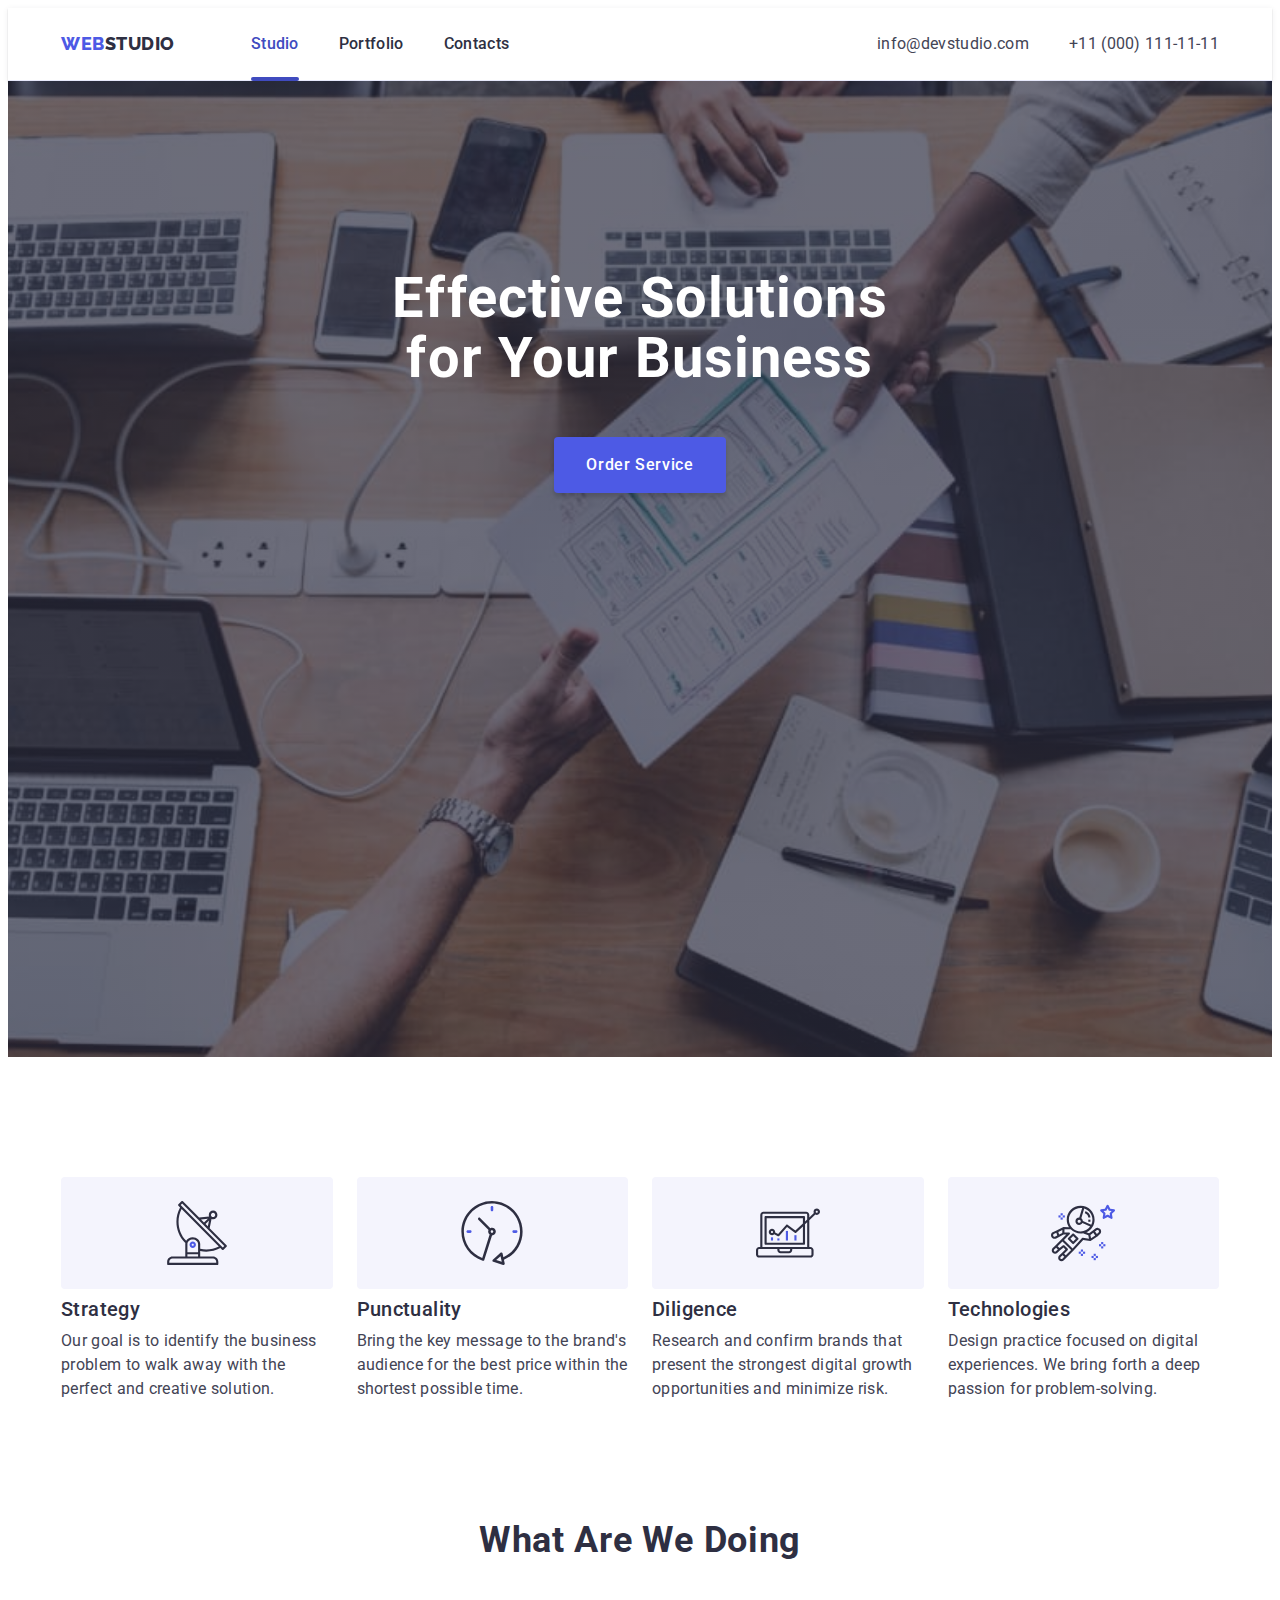
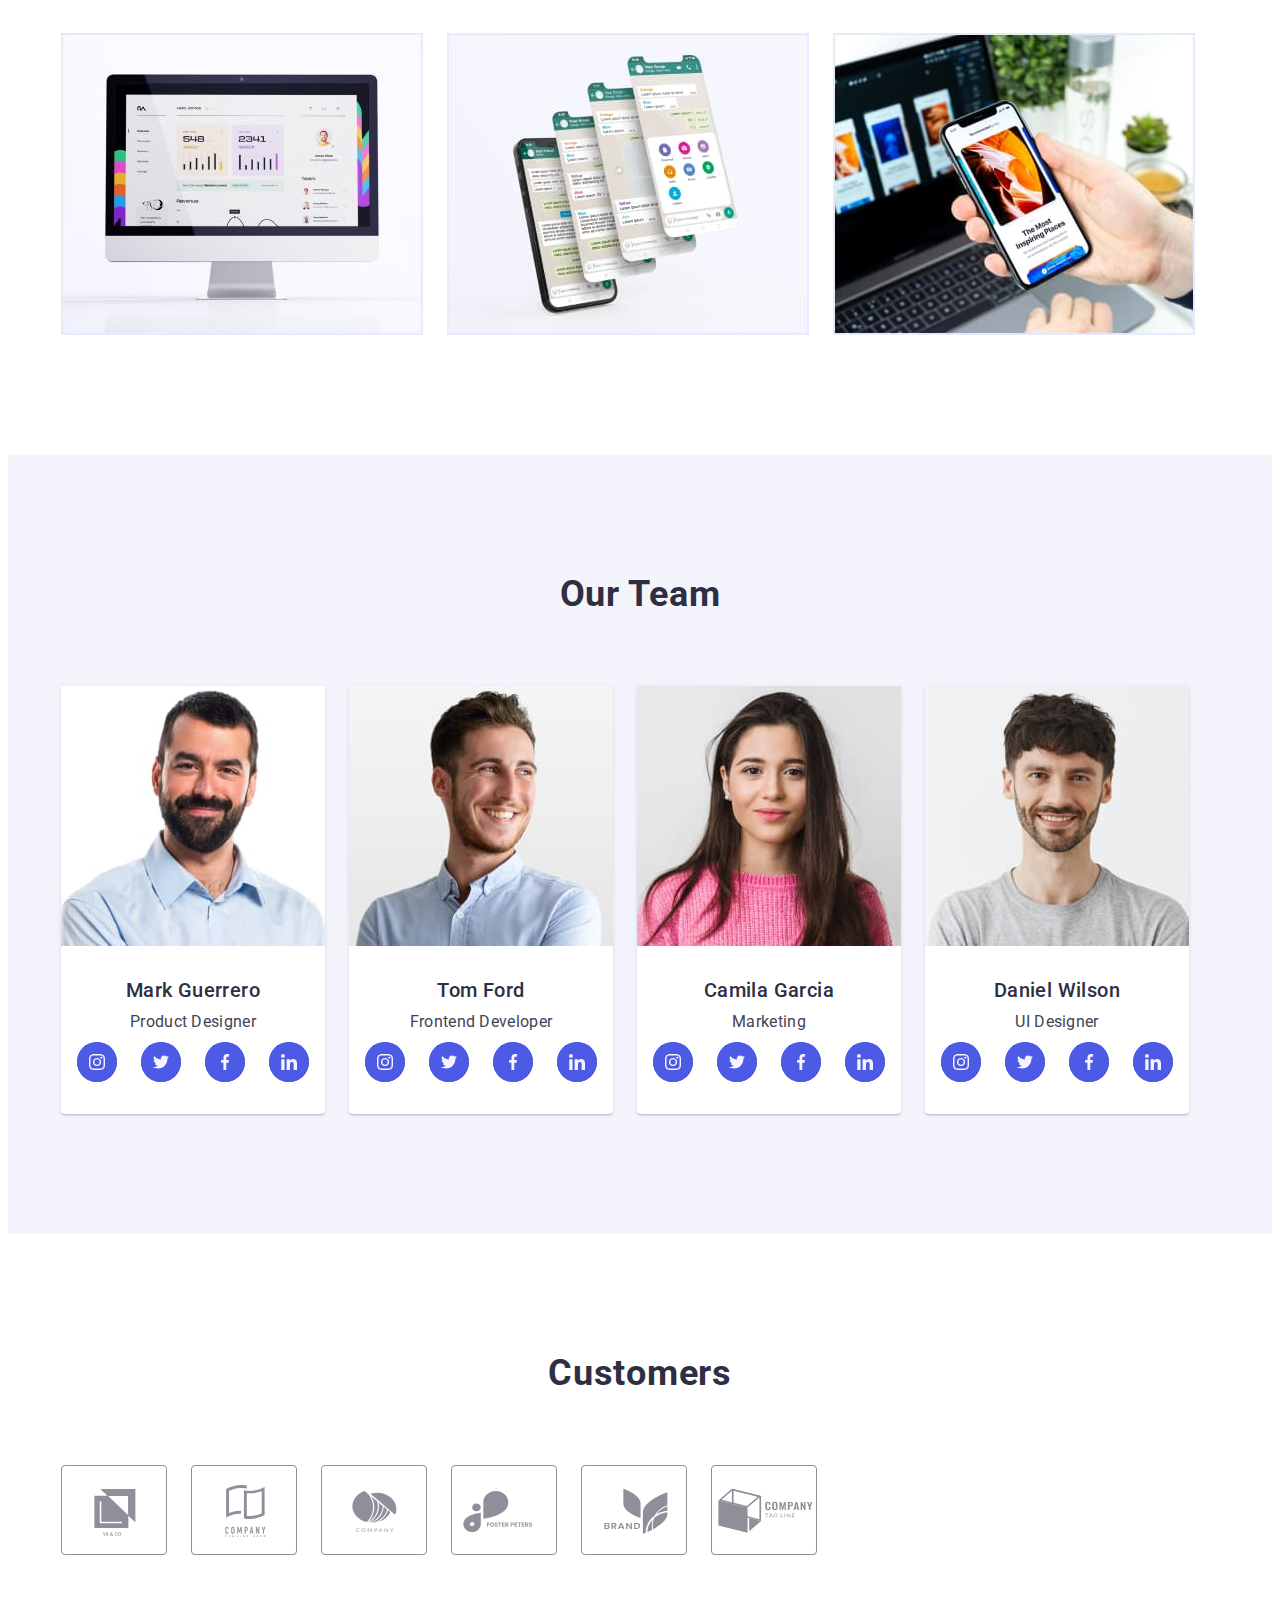
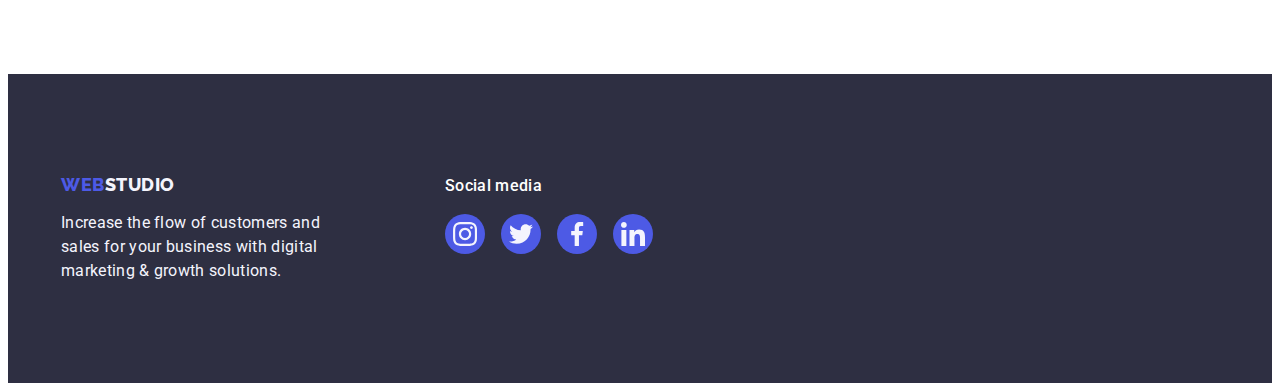
<file: index.html>
<!DOCTYPE html>
<html lang="en">
  <head>
    <meta charset="UTF-8" />
    <meta http-equiv="X-UA-Compatible" content="IE=edge" />
    <meta name="viewport" content="width=device-width, initial-scale=1.0" />
    <title>Web studio</title>
    <link rel="preconnect" href="https://fonts.googleapis.com" />
    <link rel="preconnect" href="https://fonts.gstatic.com" crossorigin />
    <link
      href="https://fonts.googleapis.com/css2?family=Raleway:wght@800&family=Roboto:wght@400;500;700;900&display=swap"
      rel="stylesheet"
    />
    <link
      rel="stylesheet"
      href="https://cdnjs.cloudflare.com/ajax/libs/modern-normalize/1.1.0/modern-normalize.min.css"
      integrity="sha512-wpPYUAdjBVSE4KJnH1VR1HeZfpl1ub8YT/NKx4PuQ5NmX2tKuGu6U/JRp5y+Y8XG2tV+wKQpNHVUX03MfMFn9Q=="
      crossorigin="anonymous"
      referrerpolicy="no-referrer"
    />

    <link rel="stylesheet" href="./css/styles.css" />
  </head>
  <body>
    <header class="header">
      <div class="container nav-contacts">
        <nav class="navigation">
          <a class="logo link" href="./index.html">web<span class="logo-two">Studio</span> </a>
          <ul class="list menu">
            <li class="menu-item"><a class="link menu-studio" href="./index.html">Studio</a></li>
            <li class="menu-item"><a class="link" href="./portfolio.html" target="_blank">Portfolio</a></li>
            <li class="menu-item"><a class="link" href="">Contacts</a></li>
          </ul>
        </nav>
        <address class="contacts-header">
          <ul class="list contacts">
            <li class="item"
              ><a class="link-contacts link" href="mailto:info@devstudio.com"
                >info@devstudio.com</a
              ></li
            >
            <li class="item"><a class="link-contacts link" href="tel:+110001111111">+11 (000) 111-11-11</a></li>
          </ul>
        </address>
      </div>
    </header>

    <main>
      <!-- Hero image  -->
      <section class="hero">
        <div class="container">
          <h1 class="title-hero">Effective Solutions for Your Business</h1>
          <button data-modal-open class="botton-hero" type="button">Order Service</button>
        </div>
      </section>
      <!-- Our advantages  -->
      <section class="advantages-section section">
        <div class="container">
          <h2 class="visually-hidden">Our advantages</h2>
          <ul class="list list-advantages">
            <li class="item our-item">
              <div class="advantages-icon">
                 <svg class="icon" width="64" height="64">
                  <use href="./images/img-icon.svg/icons.svg#icon-radar"></use> 
                 </svg>
              </div>
             <h3 class="title-advantages">Strategy</h3>
              <p class="txt-advantages">
                Our goal is to identify the business problem to walk away with the perfect and
                creative solution.
              </p>
            </li>
            <li class="item our-item">
              <div class="advantages-icon">
                <svg class="icon" width="64" height="64" >
                  <use href="./images/img-icon.svg/icons.svg#icon-clock"></use> 
                </svg>
              </div>
              <h3 class="title-advantages">Punctuality</h3>
              <p class="txt-advantages">
                Bring the key message to the brand's audience for the best price within the shortest
                possible time.
              </p>
            </li>
            <li class="item our-item">
              <div class="advantages-icon">
                <svg class="icon" width="64" height="64">
                  <use href="./images/img-icon.svg/icons.svg#icon-computer"></use> 
                </svg>
              </div>
              <h3 class="title-advantages">Diligence</h3>
              <p class="txt-advantages">
                Research and confirm brands that present the strongest digital growth opportunities
                and minimize risk.
              </p>
            </li>
            <li class="item our-item">
              <div class="advantages-icon">
                <svg class="icon" width="64" height="64">
                  <use href="./images/img-icon.svg/icons.svg#icon-astronaut"></use>  
                </svg>
              </div>
              <h3 class="title-advantages">Technologies</h3>
              <p class="txt-advantages">
                Design practice focused on digital experiences. We bring forth a deep passion for
                problem-solving.
              </p>
            </li>
          </ul>
        </div>
      </section>
      <!-- What are we doing  -->
      <section class="photo section">
        <div class="container">
          <h2 class="title-section">What are we doing</h2>
          <ul class="list list-photo">
            <li class="item">
              <img 
                src="./images/img-homepage/img_1.jpg"
                alt="charts on a computer monitor"
                width="360"
                height="300"
              />
            </li>
            <li class="item">
              <img 
                src="./images/img-homepage/img_2.jpg"
                alt="mobile phone"
                width="360"
                height="300"
              />
            </li>
            <li class="item">
              <img
                src="./images/img-homepage/img_3.jpg"
                alt="The phone on the background of the computer monitor"
                width="360"
                height="300"
              />
            </li>
          </ul>
        </div>
      </section>
      <!-- Our Team  -->
      <section class="our-team section">
        <div class="container">
          <h2 class="title-section">Our Team</h2>
          <ul class="list list-our-team">
            <li class="list-team-item item">
              <img class="img-our-team"
                src="./images/img-homepage/photo_mark_guerrero.jpg"
                alt="photo portrait Mark Guerrero"
                width="264"
                height="260"
              />
              <div class="discr-our-team">
               <h3 class="title-element">Mark Guerrero</h3>
               <p class="txt-our-team">Product Designer</p>
               <ul class="list discr-list">
                <li class="item"><a class="link-social" href="">
                  <svg class="icon-social" width="16" height="16">
                    <use href="./images/img-icon.svg/icons.svg#icon-instagram"></use> 
                  </svg>
                </a></li>
                <li class="item"><a class="link-social" href="">
                  <svg class="icon-social" width="16" height="16">
                    <use href="./images/img-icon.svg/icons.svg#icon-twitter"></use> 
                  </svg>
                </a></li>
                <li class="item"><a class="link-social" href="">
                  <svg class="icon-social" width="16" height="16"> 
                   <use href="./images/img-icon.svg/icons.svg#icon-facebook"></use> 
                  </svg>
                </a></li>
                <li class="item"><a class="link-social" href="">
                  <svg class="icon-social" width="16" height="16"> 
                   <use href="./images/img-icon.svg/icons.svg#icon-linkedin"></use> 
                  </svg>
                </a></li>
               </ul>
             </div>
            </li>
            <li class="list-team-item item">
              <img class="img-our-team"
                src="./images/img-homepage/photo_tom_ford.jpg"
                alt="photo portrait Tom Ford"
                width="264"
                height="260"
              />
              <div class="discr-our-team">
               <h3 class="title-element">Tom Ford</h3>
               <p class="txt-our-team">Frontend Developer</p>
               <ul class="list discr-list">
                <li class="item"><a class="link-social" href="">
                  <svg class="icon-social" width="16" height="16">
                    <use href="./images/img-icon.svg/icons.svg#icon-instagram"></use> 
                  </svg>
                </a></li>
                <li class="item"><a class="link-social" href="">
                  <svg class="icon-social" width="16" height="16">
                    <use href="./images/img-icon.svg/icons.svg#icon-twitter"></use> 
                  </svg>
                </a></li>
                <li class="item"><a class="link-social" href="">
                  <svg class="icon-social" width="16" height="16"> 
                   <use href="./images/img-icon.svg/icons.svg#icon-facebook"></use> 
                  </svg>
                </a></li>
                <li class="item"><a class="link-social" href="">
                  <svg class="icon-social" width="16" height="16"> 
                   <use href="./images/img-icon.svg/icons.svg#icon-linkedin"></use> 
                  </svg>
                </a></li>
               </ul>
              </div>
            </li>
            <li class="list-team-item item">
              <img class="img-our-team"
                src="./images/img-homepage/photo_camila_garcia.jpg"
                alt="photo portrait Camila Garcia"
                width="264"
                height="260"
              />
              <div class="discr-our-team">
               <h3 class="title-element">Camila Garcia</h3>
               <p class="txt-our-team">Marketing</p>
               <ul class="list discr-list">
                <li class="item"><a class="link-social" href="">
                  <svg class="icon-social" width="16" height="16">
                    <use href="./images/img-icon.svg/icons.svg#icon-instagram"></use> 
                  </svg>
                </a></li>
                <li class="item"><a class="link-social" href="">
                  <svg class="icon-social" width="16" height="16">
                    <use href="./images/img-icon.svg/icons.svg#icon-twitter"></use> 
                  </svg>
                </a></li>
                <li class="item"><a class="link-social" href="">
                  <svg class="icon-social" width="16" height="16"> 
                   <use href="./images/img-icon.svg/icons.svg#icon-facebook"></use> 
                  </svg>
                </a></li>
                <li class="item"><a class="link-social" href="">
                  <svg class="icon-social" width="16" height="16"> 
                   <use href="./images/img-icon.svg/icons.svg#icon-linkedin"></use> 
                  </svg>
                </a></li>
               </ul>
              </div>
            </li>
            <li class="list-team-item item">
              <img class="img-our-team"
                src="./images/img-homepage/photo_daniel_wilson.jpg"
                alt="photo portrait Daniel Wilson"
                width="264"
                height="260"
              />
              <div class="discr-our-team">
               <h3 class="title-element">Daniel Wilson</h3>
               <p class="txt-our-team">UI Designer</p>
               <ul class="list discr-list">
                <li class="item"><a class="link-social" href="">
                  <svg class="icon-social" width="16" height="16">
                    <use href="./images/img-icon.svg/icons.svg#icon-instagram"></use> 
                  </svg>
                </a></li>
                <li class="item"><a class="link-social" href="">
                  <svg class="icon-social" width="16" height="16">
                    <use href="./images/img-icon.svg/icons.svg#icon-twitter"></use> 
                  </svg>
                </a></li>
                <li class="item"><a class="link-social" href="">
                  <svg class="icon-social" width="16" height="16"> 
                   <use href="./images/img-icon.svg/icons.svg#icon-facebook"></use> 
                  </svg>
                </a></li>
                <li class="item"><a class="link-social" href="">
                  <svg class="icon-social" width="16" height="16"> 
                   <use href="./images/img-icon.svg/icons.svg#icon-linkedin"></use> 
                  </svg>
                </a></li>
               </ul>
              </div>
            </li>
          </ul>
        </div>
      </section>
      <!-- Customer section  -->
      <section class="section">
        <div class="container">
         <h2 class="title-section">Customers</h2>
         <ul class="list client-list">
          <li class="client-item">
            <a class="client-linc" href="">
            <svg class="client-icon" width="104" height="56">
              <use href="./images/img-icon.svg/icons.svg#icon-logo-yaco"></use>
            </svg>
          </a></li>
          <li class="client-item">
            <a class="client-linc" href="">
            <svg class="client-icon" width="104" height="56">
              <use href="./images/img-icon.svg/icons.svg#icon-logo-company"></use>
            </svg>
          </a></li>
          <li class="client-item">
            <a class="client-linc" href="">
            <svg class="client-icon" width="104" height="56">
              <use href="./images/img-icon.svg/icons.svg#icon-logo-two-company"></use>
            </svg>
          </a></li>
          <li class="client-item">
            <a class="client-linc" href="">
            <svg class="client-icon" width="104" height="56">
              <use href="./images/img-icon.svg/icons.svg#icon-logo-foster"></use>
            </svg>
          </a></li>
          <li class="client-item">
            <a class="client-linc" href="">
            <svg class="client-icon" width="104" height="56">
              <use href="./images/img-icon.svg/icons.svg#icon-logo-brand"></use>
            </svg>
          </a></li>
          <li class="client-item">
            <a class="client-linc" href="">
            <svg class="client-icon" width="104" height="56">
              <use href="./images/img-icon.svg/icons.svg#icon-logo-tagline"></use>
            </svg>
          </a></li>
         </ul>
        </div>
      </section>
    </main>
    <!-- Footer  -->
    <footer class="foot">
      <div class="container foot-container">
        <div class="logo-foot-blok">
         <a class="logo link logo-foot" href="./index.html">web<span class="logo-two-foot">Studio</span> </a>
         <p class="foot-txt">
           Increase the flow of customers and sales for your business with digital marketing & growth
           solutions.
         </p>
       </div>
       <div>
        <p class="social-foot-txt">Social media</p>
        <ul class="list list-social-foot">
          <li class="social-foot-item">
            <a class="social-foot-link" href="">
              <svg class="foot-icon" width="24" height="24">
                <use href="./images/img-icon.svg/icons.svg#icon-instagram"></use>
              </svg>
            </a>
          </li>
          <li class="social-foot-item">
            <a class="social-foot-link" href="">
              <svg class="foot-icon" width="24" height="24">
                <use href="./images/img-icon.svg/icons.svg#icon-twitter"></use>
              </svg>
            </a>
          </li>
          <li class="social-foot-item">
            <a class="social-foot-link" href="">
              <svg class="foot-icon" width="24" height="24">
                <use href="./images/img-icon.svg/icons.svg#icon-facebook"></use>
              </svg>
            </a>
          </li>
          <li class="social-foot-item">
            <a class="social-foot-link" href="">
              <svg class="foot-icon" width="24" height="24">
                <use href="./images/img-icon.svg/icons.svg#icon-linkedin"></use>
              </svg>
            </a>
          </li>
        </ul>
       </div>
      </div>
    </footer>

    <!-- Modal Windows -->

    <div data-modal class="backdrop is-hidden">
      <div class="modal">
        <button data-modal-close class="button-modal-close" type="button">
          <svg class="icon-modal-close" width="8" height="8">
            <use href="./images/img-icon.svg/icons.svg#icon-close-modal"></use>
          </svg>
        </button>

      <!-- Modal Form -->

        <form name="modal-form">
            <p class="modal-form-title">Leave your contacts and we will call you back</p>
          <div class="label-icon">
            <label class="modal-label">Name
              <input class="modal-input" type="text" name="modal-input-name">
            </label>
            <svg class="modal-icon" width="18" height="24">
             <use href="./images/img-icon.svg/icons.svg#icon-person-modal"></use>
            </svg>
          </div>
        <div class="label-icon">
          <label class="modal-label">Phone
            <input class="modal-input" type="tel" name="modal-input-phone">
          </label>
          <svg class="modal-icon" width="18" height="24">
            <use href="./images/img-icon.svg/icons.svg#icon-phone-modal"></use>
          </svg>
        </div>
        <div class="label-icon">
          <label class="modal-label">Email
            <input class="modal-input" type="email" name="modal-input-email">
          </label>
          <svg class="modal-icon" width="18" height="24">
            <use href="./images/img-icon.svg/icons.svg#icon-email-modal"></use>
          </svg>
        </div>
          <label class="modal-label-textarea">Comment
             <textarea class="modal-input-textarea" name="modal-comment" placeholder="Text input" rows="10">
             </textarea>
          </label>
        
          <div class="checkbox-txt">
            <input type="checkbox" name="modal-checkbox" value="privacy-policy">
            <p class="modal-txt">I accept the terms and conditions of the 
              <a href="" class="modal-link link">Privacy Policy</a>
            </p>
          </div>
          <button class="modal-button" type="submit">Send</button>
        </form>
      </div>
    </div>
    <!-- Scripts -->
    <script src="./js/modal.js"></script>
  </body>
</html>
</file>
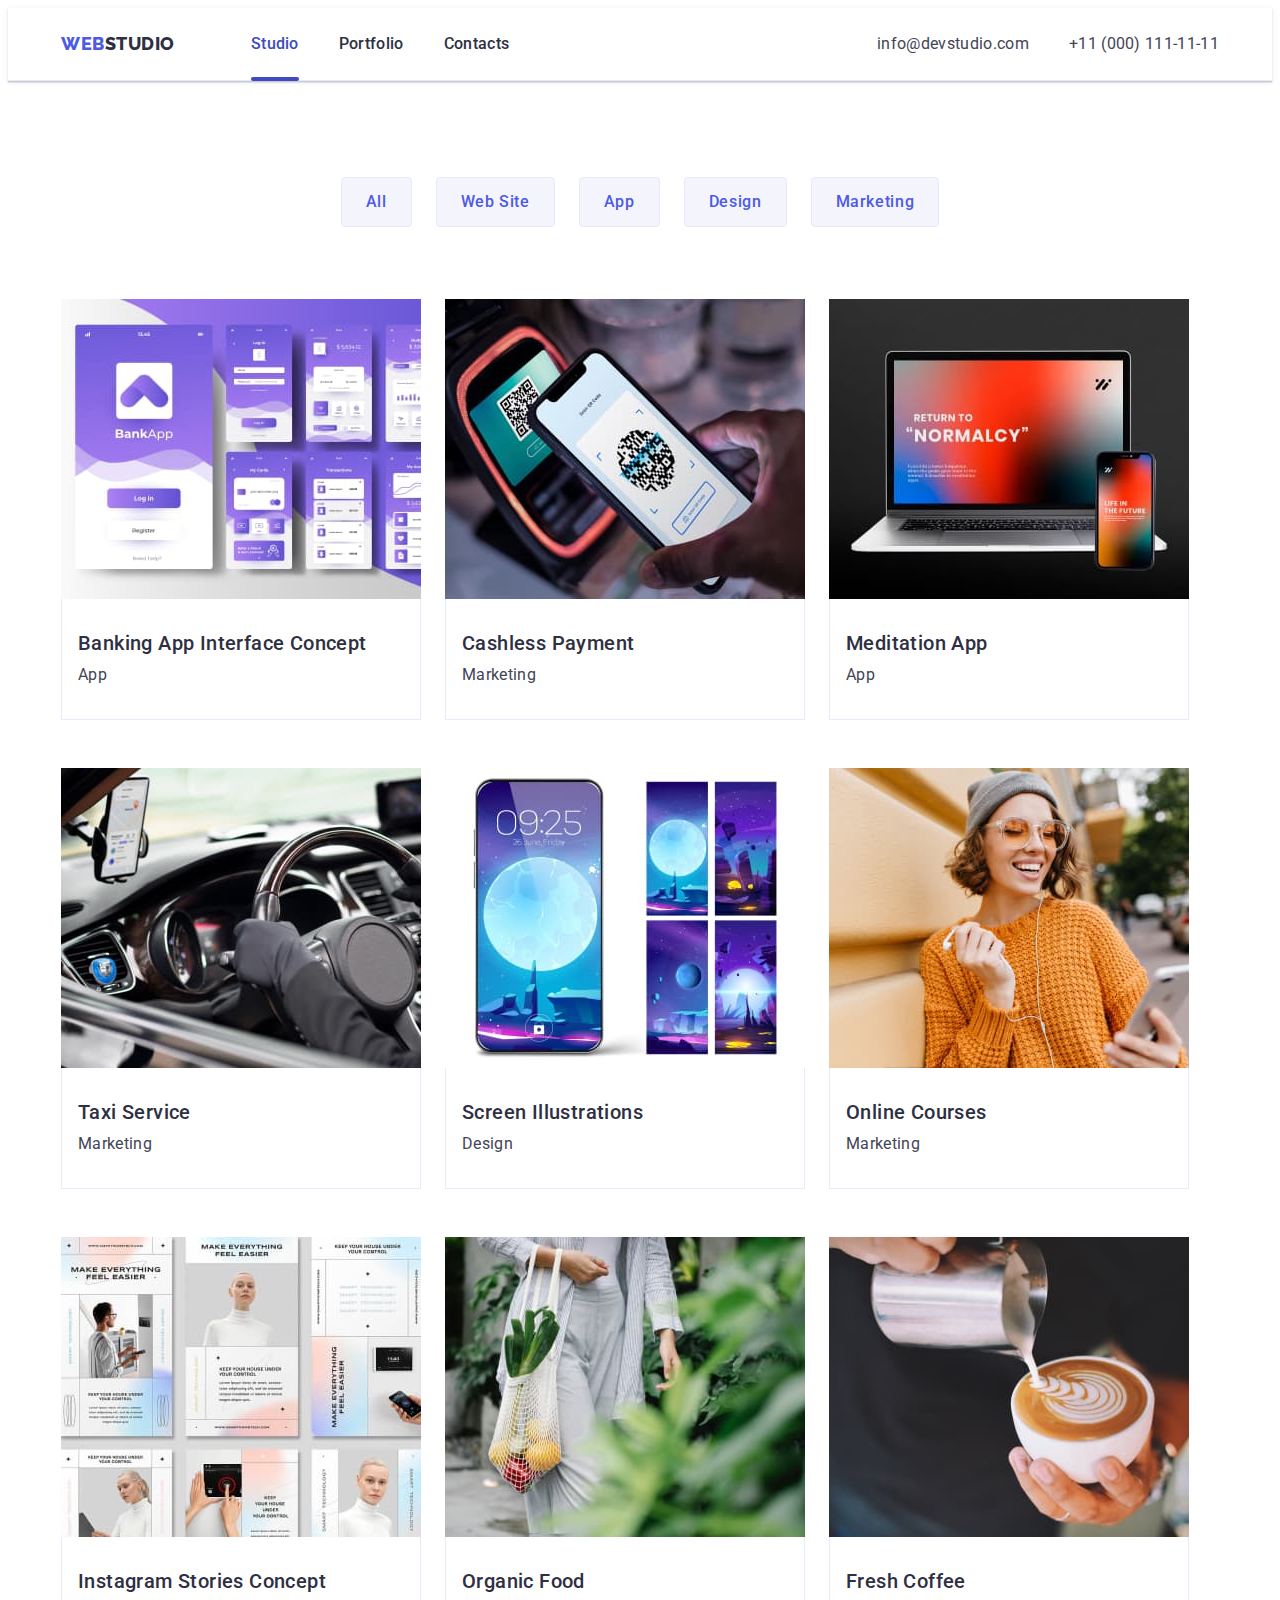
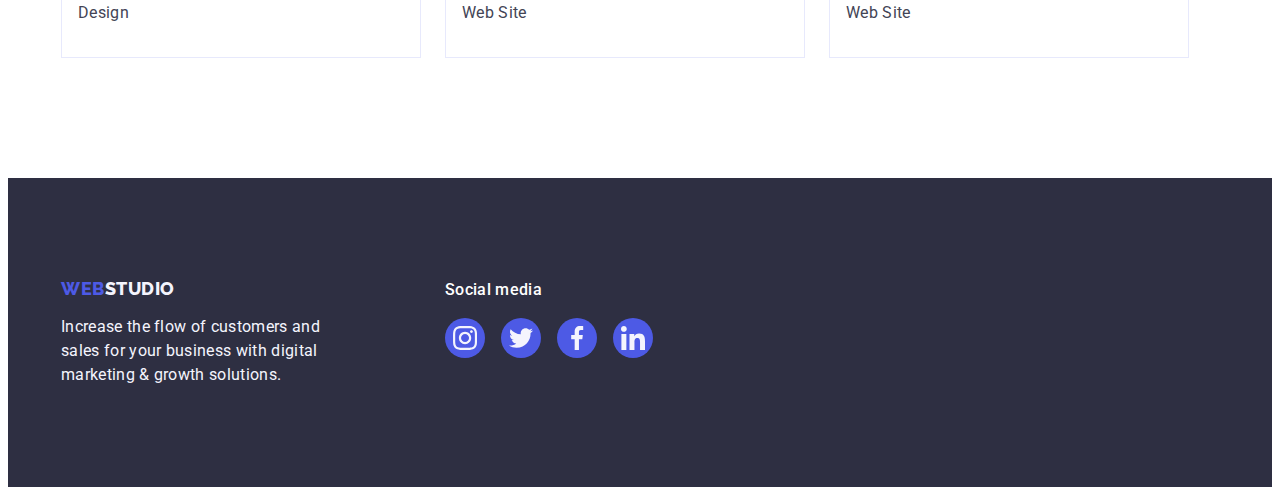
<file: portfolio.html>
<!DOCTYPE html>
<html lang="en">
  <head>
    <meta charset="UTF-8" />
    <meta http-equiv="X-UA-Compatible" content="IE=edge" />
    <meta name="viewport" content="width=device-width, initial-scale=1.0" />
    <title>Portfolio</title>
    <link rel="preconnect" href="https://fonts.googleapis.com" />
    <link rel="preconnect" href="https://fonts.gstatic.com" crossorigin />
    <link
      href="https://fonts.googleapis.com/css2?family=Raleway:wght@800&family=Roboto:wght@400;500;700;900&display=swap"
      rel="stylesheet"
    />
    <link
      rel="stylesheet"
      href="https://cdnjs.cloudflare.com/ajax/libs/modern-normalize/1.1.0/modern-normalize.min.css"
      integrity="sha512-wpPYUAdjBVSE4KJnH1VR1HeZfpl1ub8YT/NKx4PuQ5NmX2tKuGu6U/JRp5y+Y8XG2tV+wKQpNHVUX03MfMFn9Q=="
      crossorigin="anonymous"
      referrerpolicy="no-referrer"
    />
    <link rel="stylesheet" href="./css/styles.css" />
  </head>
  <body>
    <header class="header">
      <div class="container nav-contacts">
        <nav class="navigation">
          <a class="logo link" href="./index.html">web<span class="logo-two">Studio</span> </a>
          <ul class="list menu">
            <li class="menu-item"><a class="link menu-studio" href="./index.html">Studio</a></li>
            <li class="menu-item"><a class="link" href="./portfolio.html">Portfolio</a></li>
            <li class="menu-item"><a class="link" href="">Contacts</a></li>
          </ul>
        </nav>
        <address class="contacts-header">
          <ul class="list contacts">
            <li class="item"
              ><a class="link-contacts link" href="mailto:info@devstudio.com"
                >info@devstudio.com</a
              ></li
            >
            <li class="item"><a class="link-contacts link" href="tel:+110001111111">+11 (000) 111-11-11</a></li>
          </ul>
        </address>
      </div>
    </header>
    <!-- Фільтр -->
    <main>
      <section class="filter">
        <div class="container">
          <h1 class="visually-hidden">Potfolio</h1> 
          <ul class="list list-filter">
            <li class="list-filter-item item">
              <button class="btn-filter" type="button">All</button>
            </li>
            <li class="list-filter-item item">
              <button class="btn-filter" type="button">Web Site</button>
            </li>
            <li class="list-filter-item item">
              <button class="btn-filter" type="button">App</button>
            </li>
            <li class="list-filter-item item">
              <button class="btn-filter" type="button">Design</button>
            </li>
            <li class="list-filter-item i">
              <button class="btn-filter" type="button">Marketing</button>
            </li>
          </ul>
          <ul class="list list-portfolio">
            <li class="item item-photo">
              <a class="link link-portfolio" href="">
              <div class="img-overlay">
                <img class="img-portfolio"
                  src="./images/img-portfolio/banking-app-interface-concept.jpg"
                  alt="Mobile screens"
                  width="360"
                  height="300"
                />
                <p class="overlay">14 Stylish and User-Friendly App Design Concepts · Task Manager App · Calorie Tracker App · Exotic Fruit Ecommerce App · Cloud Storage App
                </p>
              </div>
               <div class="card-content">
                 <h2 class="title-photo">Banking App Interface Concept</h2>
                 <p class="txt-portfolio">App</p>
               </div>
              </a>
            </li>
            <li class="item item-photo">
              <a class="link link-portfolio" href="">
                <div class="img-overlay">
                <img class="img-portfolio"
                  src="./images/img-portfolio/cashless-payment.jpg"
                  alt="QR code on the mobile phone screen"
                  width="360"
                  height="300"
                />
                <p class="overlay">14 Stylish and User-Friendly App Design Concepts · Task Manager App · Calorie Tracker App · Exotic Fruit Ecommerce App · Cloud Storage App</p>
              </div>
                <div class="card-content">
                 <h2 class="title-photo">Cashless Payment</h2>
                 <p class="txt-portfolio">Marketing</p>
                </div>
              </a>
            </li>
            <li class="item item-photo">
              <a class="link link-portfolio" href="">
              <div class="img-overlay">
                <img class="img-portfolio"
                  src="./images/img-portfolio/meditation-app.jpg"
                  alt="Computer and mobile phone"
                  width="360"
                  height="300"
                />
                <p class="overlay">14 Stylish and User-Friendly App Design Concepts · Task Manager App · Calorie Tracker App · Exotic Fruit Ecommerce App · Cloud Storage App</p>
              </div>
                <div class="card-content">
                 <h2 class="title-photo">Meditation App</h2>
                 <p class="txt-portfolio">App</p>
              </div>
              </a>
            </li>
            <li class="item item-photo">
              <a class="link link-portfolio" href="">
                <div class="img-overlay">
                <img class="img-portfolio"
                  src="./images/img-portfolio/taxi-service.jpg"
                  alt="Instrument panel of the car"
                  width="360"
                  height="300"
                />
                <p class="overlay">14 Stylish and User-Friendly App Design Concepts · Task Manager App · Calorie Tracker App · Exotic Fruit Ecommerce App · Cloud Storage App</p>
                </div>
                <div class="card-content">
                 <h2 class="title-photo">Taxi Service</h2>
                 <p class="txt-portfolio">Marketing</p>
              </div>
              </a>
            </li>
            <li class="item item-photo">
              <a class="link link-portfolio" href="">
                <div class="img-overlay">
                <img class="img-portfolio"
                  src="./images/img-portfolio/screen-illustrations.jpg"
                  alt="Cellphone"
                  width="360"
                  height="300"
                />
                <p class="overlay">14 Stylish and User-Friendly App Design Concepts · Task Manager App · Calorie Tracker App · Exotic Fruit Ecommerce App · Cloud Storage App</p>
                </div>
                <div class="card-content">
                 <h2 class="title-photo">Screen Illustrations</h2>
                 <p class="txt-portfolio">Design</p>
              </div>
              </a>
            </li>
            <li class="item item-photo">
              <a class="link link-portfolio" href="">
                <div class="img-overlay">
                <img class="img-portfolio"
                  src="./images/img-portfolio/online-courses.jpg"
                  alt="Girl in headphones"
                  width="360"
                  height="300"
                />
                <p class="overlay">14 Stylish and User-Friendly App Design Concepts · Task Manager App · Calorie Tracker App · Exotic Fruit Ecommerce App · Cloud Storage App</p>
                </div>
                <div class="card-content">
                 <h2 class="title-photo">Online Courses</h2>
                 <p class="txt-portfolio">Marketing</p>
              </div>
              </a>
            </li>
            <li class="item item-photo">
              <a class="link link-portfolio" href="">
                <div class="img-overlay">
                <img class="img-portfolio"
                  src="./images/img-portfolio/instagram-stories-concept.jpg"
                  alt="Posters from the phone"
                  width="360"
                  height="300"
                />
                <p class="overlay">14 Stylish and User-Friendly App Design Concepts · Task Manager App · Calorie Tracker App · Exotic Fruit Ecommerce App · Cloud Storage App</p>
                </div>
                <div class="card-content">
                 <h2 class="title-photo">Instagram Stories Concept</h2>
                 <p class="txt-portfolio">Design</p>
              </div>
              </a>
            </li>
            <li class="item item-photo">
              <a class="link link-portfolio" href="">
                <div class="img-overlay">
                <img class="img-portfolio"
                  src="./images/img-portfolio/organic-food.jpg"
                  alt="A woman carries food in a bag"
                  width="360"
                  height="300"
                />
                <p class="overlay">14 Stylish and User-Friendly App Design Concepts · Task Manager App · Calorie Tracker App · Exotic Fruit Ecommerce App · Cloud Storage App</p>
                </div>
                <div class="card-content">
                 <h2 class="title-photo">Organic Food</h2>
                 <p class="txt-portfolio">Web Site</p>
              </div>
              </a>
            </li>
            <li class="item item-photo">
              <a class="link link-portfolio" href="">
                <div class="img-overlay">
                <img class="img-portfolio"
                  src="./images/img-portfolio/fresh-coffee.jpg"
                  alt="A cup of coffee"
                  width="360"
                  height="300"
                />
                <p class="overlay">14 Stylish and User-Friendly App Design Concepts · Task Manager App · Calorie Tracker App · Exotic Fruit Ecommerce App · Cloud Storage App</p>
                </div>
                <div class="card-content">
                 <h2 class="title-photo">Fresh Coffee</h2>
                 <p class="txt-portfolio">Web Site</p>
              </div>
              </a>
            </li>
          </ul>
        </div>
      </section>
    </main>

    <footer class="foot">
      <div class="container foot-container">
        <div class="logo-foot-blok">
        <a class="logo link logo-foot" href="./index.html">web<span class="logo-two-foot">Studio</span> </a>
        <p class="foot-txt">
          Increase the flow of customers and sales for your business with digital marketing & growth
          solutions.
        </p>
      </div>
        <div>
          <p class="social-foot-txt">Social media</p>
          <ul class="list list-social-foot">
            <li class="social-foot-item">
              <a class="social-foot-link" href="">
                <svg class="foot-icon" width="24" height="24">
                  <use href="./images/img-icon.svg/icons.svg#icon-instagram"></use>
                </svg>
              </a>
            </li>
            <li class="social-foot-item">
              <a class="social-foot-link" href="">
                <svg class="foot-icon" width="24" height="24">
                  <use href="./images/img-icon.svg/icons.svg#icon-twitter"></use>
                </svg>
              </a>
            </li>
            <li class="social-foot-item">
              <a class="social-foot-link" href="">
                <svg class="foot-icon" width="24" height="24">
                  <use href="./images/img-icon.svg/icons.svg#icon-facebook"></use>
                </svg>
              </a>
            </li>
            <li class="social-foot-item">
              <a class="social-foot-link" href="">
                <svg class="foot-icon" width="24" height="24">
                  <use href="./images/img-icon.svg/icons.svg#icon-linkedin"></use>
                </svg>
              </a>
            </li>
          </ul>
         </div>
      </div>
    </footer>
  </body>
</html>
</file>
<file: css/styles.css>
:root {
  --bacground-color: #ffffff;
  --primary-bacground: #e5e5e5;
  --primary-brand: #4d5ae5;
  --pressed-state: #404bbf;
  --body-txt: #434455;
  --title-txt: #2e2f42;
  --link-color: #8e8f99;
  --succes-messadges: #31d0aa;
  --primary-txt: Roboto, sans-serif;
}

body {
  background-color: var(--bacground-color);
  font-family: var(--primary-txt);
  font-weight: 400;
  font-size: 16px;
  line-height: 1.5;
  letter-spacing: 0.02em;
  color: var(--body-txt);
}

.container {
  width: 1158px;
  padding-left: 15px;
  padding-right: 15px;
  margin-left: auto;
  margin-right: auto;
}

.section{
padding-top: 120px;
padding-bottom: 120px;
}

/* Reset settings */
.link,
.link-tel,
.link-mail {
  text-decoration: none;
}

.list {
  list-style: none;
}

h1,
h2,
h3,
p {
  margin-top: 0;
  margin-bottom: 0;
}

ul,
ol {
  margin-top: 0;
  margin-bottom: 0;
  padding-left: 0;
}

img {
  display: block;
  margin-top: 0;
  margin-bottom: 0;
}

/* Header  */
.header{
  border-bottom: 1px solid #E7E9FC;
  box-shadow: 0px 2px 1px rgba(46, 47, 66, 0.08), 0px 1px 1px rgba(46, 47, 66, 0.16), 0px 1px 6px rgba(46, 47, 66, 0.08);
}
 
.navigation{
 align-items: center;
 display: flex;
}

.nav-contacts{
 align-items: center;
 display: flex;
}

/* Logotyp */
.logo {
  margin-right: 76px;

  font-family: 'Raleway', sans-serif;
  font-weight: 800;
  font-size: 18px;
  line-height: 1.17;
  letter-spacing: 0.03em;
  text-transform: uppercase;
}

.logo {
  color: var(--primary-brand);
  transition: color 250ms cubic-bezier(0.4, 0, 0.2, 1);
}

.logo-two {
  color: var(--title-txt);
  transition: color 250ms cubic-bezier(0.4, 0, 0.2, 1);
}

.logo:hover,
.logo:focus,
.logo-two:hover,
.logo-two:focus {
  color: var(--pressed-state);
}

/* Menu */
.menu {
  font-weight: 500;
  display: flex;
}
.menu-item:not(:last-child){
 margin-right: 40px;
}

.menu .link {
  display: block;
  color: var(--title-txt);
  padding-top: 24px;
  padding-bottom: 24px;
  transition: color 250ms cubic-bezier(0.4, 0, 0.2, 1);
}

.menu .link:hover,
.menu .link:focus {
  color: var(--pressed-state);
}

.menu .menu-studio{
  position: relative;
  color: #404bbf;
}

.menu-studio::after{
 content: "";
 position: absolute;
 left: 0;
 bottom: -1px;
 width: 100%;
 height: 4px;
 border-radius: 2px;
 background-color: var(--pressed-state);
}
.menu-portfolio{
  position: relative;
  color: var(--pressed-state);
}

.menu-portfolio::after{
  content: "";
  position: absolute;
  left: 0;
  bottom: -1px;
  width: 100%;
  height: 4px;
  border-radius: 2px;
  background-color: var(--pressed-state);
}

/* Contacts header */
.contacts-header {
  font-style: normal;
  margin-left: auto;
}
.contacts {
  display: flex;
  font-weight: 400;
  font-size: 16px;
  line-height: 1.5;
  letter-spacing: 0.02em;
}

.contacts .item:not(:last-child){
 margin-right: 40px;
}

.link-contacts {
  color: var(--body-txt);
  transition: color 250ms cubic-bezier(0.4, 0, 0.2, 1);
}

.link-contacts:hover,
.link-contacts:focus {
  color: var(--pressed-state);
}

/* Section hero */
.hero {
  padding-top: 188px;
  padding-bottom: 188px;
  text-align: center;
  background-color: #2e2f42;
  background-image: linear-gradient(
  rgba(46, 47, 66, 0.7),
  rgba(46, 47,66, 0.7)),
  url(../images/img-homepage/background-photo-hero.jpg) ;
  max-width: 1440px;
  height: 600px;
  background-repeat: no-repeat;
  background-position: center;
  background-size: cover;
  margin: 0 auto;
}

.title-hero {
  max-width: 496px;
  margin-bottom: 48px;
  margin-left: auto;
  margin-right: auto;
  font-weight: 700;
  font-size: 56px;
  line-height: 1.07;
  letter-spacing: 0.02em;
  color: #ffffff;
}

.botton-hero {
  display: block;
  border: none;
  min-width: 169px;
  height: 56px;
  border-radius: 4px;
  box-shadow: 0px 4px 4px rgba(0, 0, 0, 0.15);
  padding: 16px 32px 16px 32px;
  margin-left: auto;
  margin-right: auto;
  
  font-family: var(--primary-txt);
  font-weight: 500;
  font-size: 16px;
  line-height: 1.5;
  letter-spacing: 0.04em;
}

.botton-hero {
  color: #ffffff;
  background-color: var(--primary-brand);
  cursor: pointer;
  box-shadow: 0px 4px 4px rgba(0, 0, 0, 0.15);
  transition: background-color 250ms cubic-bezier(0.4, 0, 0.2, 1);
}

.botton-hero:hover,
.botton-hero:focus {
  background-color: var(--pressed-state);
}

/* Our advantages */

.visually-hidden {
  position: absolute;
  width: 1px;
  height: 1px;
  margin: -1px;
  border: 0;
  padding: 0;
  white-space: nowrap;
  clip-path: inset(100%);
  clip: rect(0 0 0 0);
  overflow: hidden;
}

.advantages-icon{
  display: flex;
  height: 112px;
  background-color: #F4F4FD;
  border-radius: 4px;
  margin-bottom: 8px;
  justify-content: center;
  align-items: center;
}

.title-element {
  text-align: center;
  margin-bottom: 8px;
  font-weight: 500;
  font-size: 20px;
  line-height: 1.2;
  letter-spacing: 0.02em;
}

.title-element {
  color: var(--title-txt);
}

.list-advantages{
 display: flex;
 flex-wrap: wrap;
}

.title-advantages{
  margin-bottom: 8px;
  font-weight: 500;
  font-size: 20px;
  line-height: 1.2;
  letter-spacing: 0.02em;
  color: var(--title-txt);
}

.our-item {
 width: calc((100% - 72px) / 4);
 margin-right: 24px;
}

.our-item:nth-child(4n) {
  margin-right: 0;
}

.list-advantages .title{
 margin-top: 0;
}

/* Photo section */
.photo{
 padding-top: 0;
}

.list-photo{
  display: flex;
}

.list-photo .item:not(:last-child){
 margin-right: 24px;
}

.list-photo .item{
  border: 1px solid #E7E9FC;
}

.title-section {
  margin-bottom: 72px;
  font-size: 36px;
  line-height: 1.1;
  letter-spacing: 0.02em;
  text-transform: capitalize;
  text-align: center;
  color: var(--title-txt);
}

/* Our team */

 .our-team {
  background-color: #f4f4fd;
}

.list-our-team{
  display: flex;
  gap:  24px;
}

.list-team-item {
  background-color: #ffffff;
  border-radius: 0px 0px 4px 4px;
  box-shadow: 0px 1px 6px rgba(46, 47, 66, 0.08), 0px 1px 1px rgba(46, 47, 66, 0.16), 0px 2px 1px rgba(46, 47, 66, 0.08);
}

.discr-our-team{ 
 padding-top: 32px;
 padding-bottom: 32px;
}

.txt-our-team{
 text-align: center;
 margin-bottom: 8px;
}

.discr-list{
 display: flex;
 justify-content: center;
 gap: 24px;
}

.discr-list .item{
 width: 40px;
 height: 40px;
 border-radius: 50%;
 background-color: var(--primary-brand);
}

.link-social{
 display: flex;
 justify-content: center;
 align-items: center; 
 width: 100%;
 height: 100%;
 border-radius: 50%;
 background-color: var(--primary-brand);
 color: #f4f4fd;
 transition: background-color 250ms cubic-bezier(0.4, 0, 0.2, 1);
}

.link-social:hover,
.link-social:focus{
 background-color:  #404bbf;
}

.icon-social{
 fill: currentColor;
}

/* Customer Section */

.client-list{
 display: flex;
 gap: 24px;
}

.client-item{
  display: flex;
  height: 88px;
  justify-content: center;
  align-items: center;
  flex-basis: calc((100%-120) / 6);
}

.client-linc{
 display: flex;
 justify-content: center;
 align-items: center;
 width: 100%;
 height: 100%;
 border: 1px solid #8E8F99;
 border-radius: 4px;
 color: var(--link-color);
 transition: border-color 250ms cubic-bezier(0.4, 0, 0.2, 1), 
 color 250ms cubic-bezier(0.4, 0, 0.2, 1); 
}

.client-linc:hover,
.client-linc:focus{
 color: var(--pressed-state);
 border: 1px solid var(--pressed-state);
}

.client-icon{
 fill: currentColor;
}

/* Footer */

.foot {
  padding-top: 100px;
  padding-bottom: 100px;
  background-color: #2e2f42;
}

.foot-container{
 display: flex;
 align-items: baseline;
}

.logo-foot-blok{
 margin-right: 120px;}

.logo-foot{
  display: inline-block;
  margin-bottom: 16px;
}
  

.logo-two-foot {
  color: #f4f4fd;
  transition: color 250ms cubic-bezier(0.4, 0, 0.2, 1);
}

.logo-two-foot:hover,
.logo-two-foot:focus {
  color: var(--pressed-state);
}

.foot-txt {
  max-width: 264px;
  line-height: 1.5;
  letter-spacing: 0.02em;
  color: #f4f4fd;
}

.social-foot-txt{
  margin-bottom: 16px;
  font-weight: 500;
  color: #ffffff;
}

.list-social-foot{
 display: flex;
 gap: 16px;
}

.social-foot-item{
 width: 40px;
 height: 40px;
}

.social-foot-link{
 display: flex;
 justify-content: center;
 align-items: center;
 width: 100%;
 height: 100%;
 background-color: var(--primary-brand);
 border-radius: 50%;
 color: #f4f4fd;
 transition: background-color 250ms cubic-bezier(0.4, 0, 0.2, 1);
}

.social-foot-link:hover,
.social-foot-link:focus{
 background-color: #31d0aa;
}

.foot-icon{
 fill: currentColor;
}

/* Modal Windows */

.backdrop{
 position: fixed;
 top: 0;
 left: 0;
 width: 100%;
 height: 100%;
 background-color: rgba(46, 47, 66, 0.4);
 transition: opacity 250ms cubic-bezier(0.4, 0, 0.2, 1), 
 visibility 250ms cubic-bezier(0.4, 0, 0.2, 1); 
}

.backdrop.is-hidden{
 opacity: 0;
 visibility: hidden;
 pointer-events: none;
}

.modal{
 position: absolute;
 top: 50%;
 left: 50%;
 transform: translate(-50%, -50%); 
 min-width: 408px;
 min-height: 576px;
 padding: 72px 24px 24px 24px;
 background-color: #fcfcfc;
 box-shadow: 0px 1px 1px rgba(0, 0, 0, 0.14), 
 0px 1px 3px rgba(0, 0, 0, 0.12), 0px 2px 1px rgba(0, 0, 0, 0.2); 
 border-radius: 4px;
 transition: transform 250ms cubic-bezier(0.4, 0, 0.2, 1); 
}

.icon-modal-close{
 transition: fill 250ms cubic-bezier(0.4, 0, 0.2, 1);
}

.button-modal-close{
 position: absolute;
 top: 24px;
 right: 24px;
 display: flex;
 justify-content: center;
 align-items: center;
 width: 24px;
 height: 24px;
 padding: 0;
 cursor: pointer;
 border-radius: 50%;
 background-color: #e7e9fc;
 border: 1px solid rgba(0, 0, 0, 0.1);
 transition: background-color 250ms cubic-bezier(0.4, 0, 0.2, 1), 
 border 250ms cubic-bezier(0.4, 0, 0.2, 1); 
}

.button-modal-close:hover,
.button-modal-close:focus{
  background-color: var(--pressed-state);
  border: none;
}

.button-modal-close:hover .icon-modal-close,
.button-modal-close:focus .icon-modal-close{
 fill: #ffffff;
}

/* Modal Form */

.modal-form-title{
 text-align: center;
 margin-bottom: 16px;
 font-weight: 500;
 font-size: 16px;
 line-height: 1,5;
 letter-spacing: 0.02em;
 color: #2E2F42;}

.modal-label{
 display: flex;
 flex-direction: column;
 margin-bottom: 8px;
 font-weight: 400;
 font-size: 12px;
 line-height: 1.2;
 letter-spacing: 0.01em;
 color: var(--link-color);
 cursor: pointer;}

.modal-label-textarea{
  display: flex;
  flex-direction: column;
  margin-bottom: 16px;
  font-weight: 400;
  font-size: 12px;
  line-height: 1.2;
  letter-spacing: 0.01em;
  color: var(--link-color);
  cursor: pointer;
}

.modal-input{
 padding-left: 38px;
 margin-top: 4px;
 width: 100%;
 height: 40px;
 border: 1px solid rgba(46, 47, 66, 0.4);
 border-radius: 4px;
}

.modal-input-textarea{
  margin-top: 4px;
  width: 100%;
  height: 120px;
  padding: 4px;
  border: 1px solid rgba(46, 47, 66, 0.4);
  border-radius: 4px;
  resize: none;
}

.label-icon{
 position: relative;
}

.modal-icon{
 position: absolute;
 left: 16px;
 bottom: 8px;
}

.checkbox-txt{
 display: flex;
 margin-bottom: 24px;
}

.modal-txt{
  font-weight: 400;
  font-size: 12px;
  line-height: 1.2;
  letter-spacing: 0.04em;
  color: #8E8F99;
}

.modal-button{
 display: block;
 margin-left: auto;
 margin-right: auto;
 min-width: 169px;
 height: 56px;
 border: none;
 cursor: pointer;
 font-weight: 500;
 font-size: 16px;
 line-height: 1.5;
 color: var(--bacground-color);
 background: var(--primary-brand);
 box-shadow: 0px 4px 4px rgba(0, 0, 0, 0.15);
 border-radius: 4px;
}
 

/* Portfolio */
.filter{
 padding-top: 96px;
 padding-bottom: 120px;
}

.img-portfolio{
 display: block;
}

.list-filter {
  display: flex;
  justify-content: center;
  margin-bottom: 72px;
  }

.list-filter .item:not(:last-child){
  margin-right: 24px;
}

.btn-filter {
  font-family: 'Roboto', sans-serif;
  font-weight: 500;
  font-size: 16px;
  line-height: 1.5;
  letter-spacing: 0.04em;
  border: 1px solid #E7E9FC;
  border-radius: 4px;
  padding: 12px 24px 12px 24px;
  color: var(--primary-brand);
  background-color: #f4f4fd;
  cursor: pointer;
  transition:  color 250ms cubic-bezier(0.4, 0, 0.2, 1), 
  background-color 250ms cubic-bezier(0.4, 0, 0.2, 1), 
  border-color 250ms cubic-bezier(0.4, 0, 0.2, 1), 
  box-shadow 250ms cubic-bezier(0.4, 0, 0.2, 1); 
}

.btn-filter:hover,
.btn-filter:focus {
  border: 1px solid transparent;
  color: #ffffff;
  box-shadow: 0px 3px 1px rgba(0, 0, 0, 0.1), 0px 2px 1px rgba(0, 0, 0, 0.08), 0px 2px 2px rgba(0, 0, 0, 0.12);
  background-color: var(--pressed-state);
}

.txt-portfolio {
  font-family: var(--primary-txt);
  font-size: 16px;
  line-height: 1.5;
  letter-spacing: 0.02em;
  
}

.txt-portfolio {
  color: var(--body-txt);
}

.list-portfolio{
  display: flex;
  flex-wrap: wrap;
}

.list-portfolio .item {
  width: 360px;
  margin-right: 24px;
  margin-bottom: 48px;
 }

.list-portfolio .item:nth-child(3n) {
  margin-right: 0px;
}

.list-portfolio .item:nth-last-child(-n + 3){
  margin-bottom: 0px;
}

.link-portfolio{
 display: block;
 transition: box-shadow 250ms cubic-bezier(0.4, 0, 0.2, 1);
}

.link-portfolio:hover,
.link-portfolio:focus{
  box-shadow: 0px 1px 6px rgba(46, 47, 66, 0.08), 0px 1px 1px rgba(46, 47, 66, 0.16), 0px 2px 1px rgba(46, 47, 66, 0.08)
  }

.title-photo{
  margin-bottom: 8px;
  font-weight: 500;
  font-size: 20px;
  line-height: 1.2;
  letter-spacing: 0.02em;
  color: var(--title-txt);
}

.card-content{
  padding: 32px 16px;
  border: 1px solid #e7e9fc;
  border-top: none;
}

.img-overlay{
 position: relative;
 overflow: hidden;
}

.overlay{
 position: absolute;
 transform: translate(0, 100%);
 transition: transform 250ms cubic-bezier(0.4, 0, 0.2, 1);
 width: 100%;
 height: 100%;
 top: 0;
 left: 0;
 overflow: auto;
 color: #f4f4fd;
 padding: 40px 32px;
 background-color: var(--primary-brand);
 }

.link-portfolio:hover .overlay,
.link-portfolio:focus .overlay{
  transform: translate(0, 0); 
}
</file>
